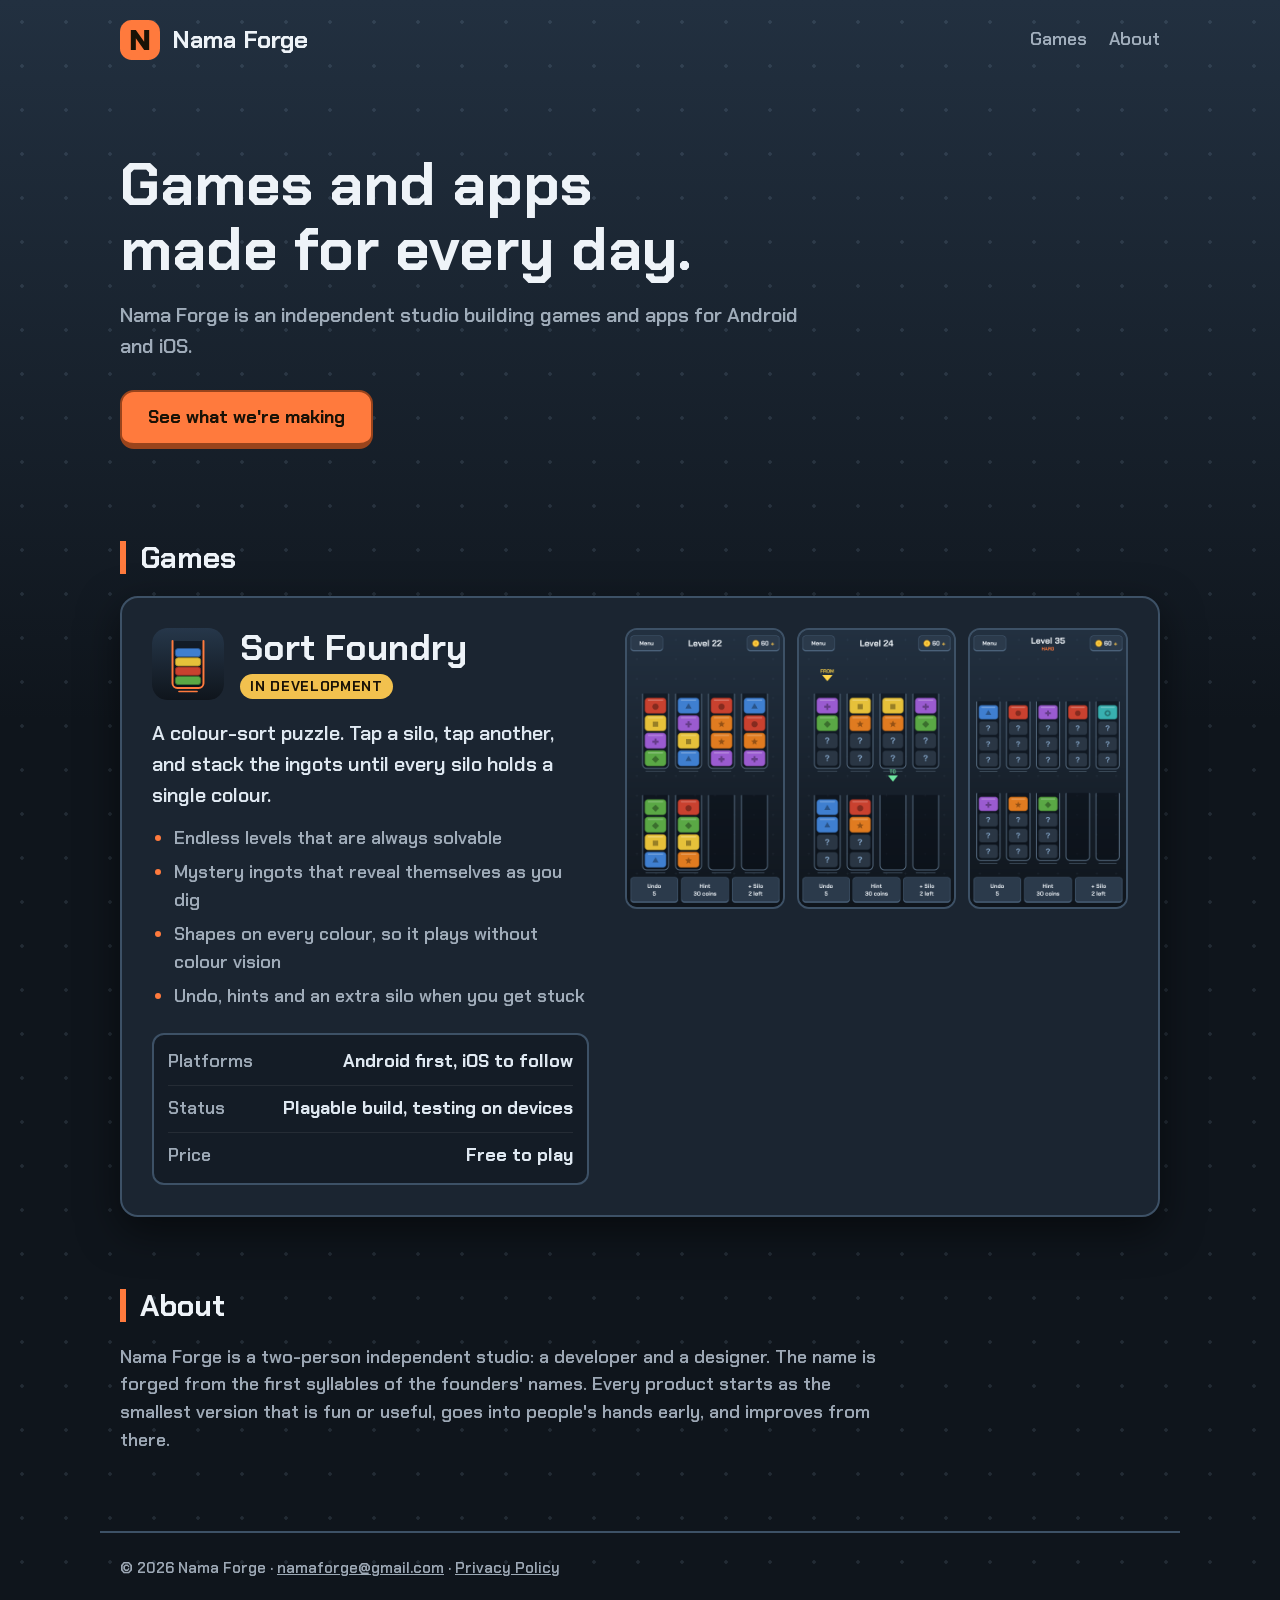
<file: index.html>
<!doctype html>
<html lang="en">
<head>
<meta charset="utf-8">
<meta name="viewport" content="width=device-width, initial-scale=1">
<title>Nama Forge</title>
<meta name="description" content="Nama Forge is an independent studio making games and apps. First game in development: Sort Foundry, a colour-sort puzzle for Android and iOS.">
<meta property="og:title" content="Nama Forge">
<meta property="og:description" content="Independent studio making games and apps. First game in development: Sort Foundry, a colour-sort puzzle.">
<meta property="og:image" content="assets/shot-1.png">
<meta name="theme-color" content="#0f151c">
<link rel="icon" href="assets/favicon.svg" type="image/svg+xml">
<link rel="stylesheet" href="style.css">
</head>
<body>

<header class="site-header">
  <a class="brand" href="./" aria-label="Nama Forge home">
    <svg class="brand-mark" viewBox="0 0 48 48" aria-hidden="true">
      <rect width="48" height="48" rx="14" fill="#ff7a3d"/><path d="M13 36V12h6l10 14V12h6v24h-6L19 22v14z" fill="#1a1206"/>
    </svg>
    <span>Nama Forge</span>
  </a>
  <nav>
    <a href="#games">Games</a>
    <a href="#about">About</a>
  </nav>
</header>

<main>
  <section class="hero">
    <h1>Games and apps<br>made for every day.</h1>
    <p>Nama Forge is an independent studio building games and apps for Android and iOS.</p>
    <a class="button" href="#games">See what we're making</a>
  </section>

  <section id="games">
    <h2>Games</h2>

    <article class="game">
      <div class="game-info">
        <div class="game-title">
          <img src="assets/sortfoundry-icon.svg" alt="" width="72" height="72">
          <div>
            <h3>Sort Foundry</h3>
            <span class="badge">In development</span>
          </div>
        </div>
        <p class="lead">A colour-sort puzzle. Tap a silo, tap another, and stack the ingots until every silo holds a single colour.</p>
        <ul>
          <li>Endless levels that are always solvable</li>
          <li>Mystery ingots that reveal themselves as you dig</li>
          <li>Shapes on every colour, so it plays without colour vision</li>
          <li>Undo, hints and an extra silo when you get stuck</li>
        </ul>
        <dl class="facts">
          <div><dt>Platforms</dt><dd>Android first, iOS to follow</dd></div>
          <div><dt>Status</dt><dd>Playable build, testing on devices</dd></div>
          <div><dt>Price</dt><dd>Free to play</dd></div>
        </dl>
      </div>
      <div class="shots">
        <img src="assets/shot-1.png" alt="Sort Foundry level with eight silos of mixed coloured ingots" width="720" height="1280">
        <img src="assets/shot-2.png" alt="Sort Foundry level with mystery ingots and a hint showing which silo to move" width="720" height="1280">
        <img src="assets/shot-3.png" alt="A hard Sort Foundry level where most ingots are hidden" width="720" height="1280">
      </div>
    </article>
  </section>

  <section id="about" class="about">
    <h2>About</h2>
    <p>Nama Forge is a two-person independent studio: a developer and a designer. The name is forged from the first syllables of the founders' names. Every product starts as the smallest version that is fun or useful, goes into people's hands early, and improves from there.</p>
  </section>
</main>

<footer>
  <p>&copy; 2026 Nama Forge · <a href="mailto:namaforge@gmail.com">namaforge@gmail.com</a> · <a href="privacy.html">Privacy Policy</a></p>
</footer>

</body>
</html>
</file>
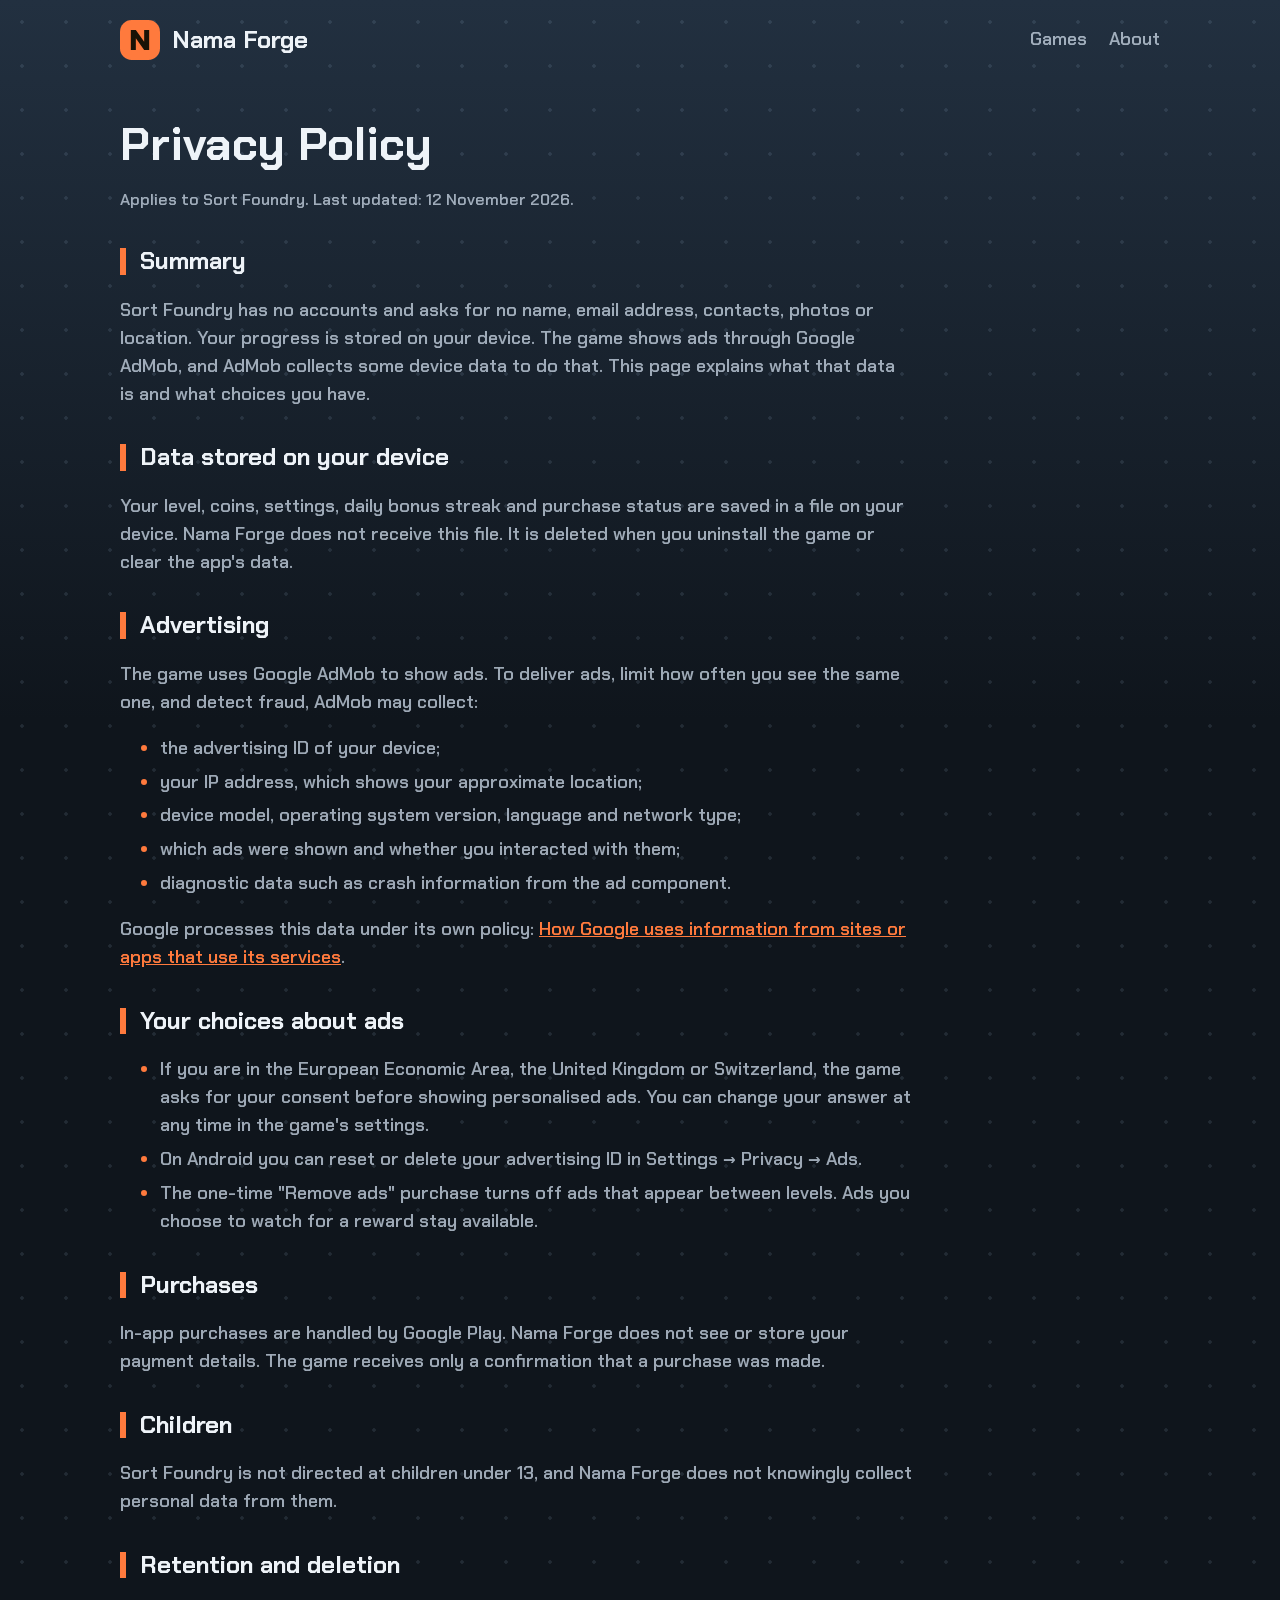
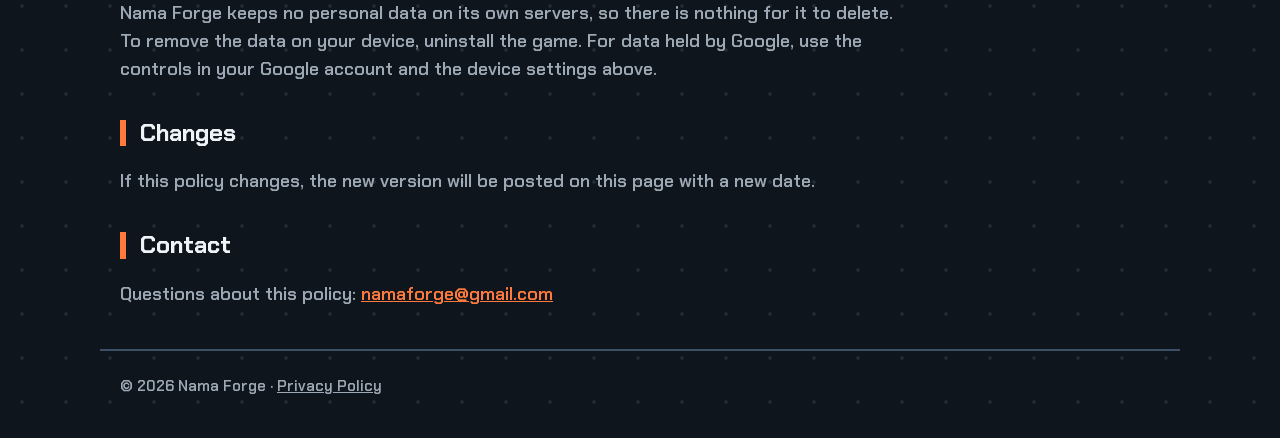
<file: privacy.html>
<!doctype html>
<html lang="en">
<head>
<meta charset="utf-8">
<meta name="viewport" content="width=device-width, initial-scale=1">
<title>Privacy Policy · Nama Forge</title>
<meta name="description" content="Privacy policy for Sort Foundry and other products by Nama Forge.">
<meta name="theme-color" content="#0f151c">
<link rel="icon" href="assets/favicon.svg" type="image/svg+xml">
<link rel="stylesheet" href="style.css">
</head>
<body>

<header class="site-header">
  <a class="brand" href="./" aria-label="Nama Forge home">
    <svg class="brand-mark" viewBox="0 0 48 48" aria-hidden="true">
      <rect width="48" height="48" rx="14" fill="#ff7a3d"/><path d="M13 36V12h6l10 14V12h6v24h-6L19 22v14z" fill="#1a1206"/>
    </svg>
    <span>Nama Forge</span>
  </a>
  <nav>
    <a href="./#games">Games</a>
    <a href="./#about">About</a>
  </nav>
</header>

<main class="legal">
  <h1>Privacy Policy</h1>
  <p class="updated">Applies to Sort Foundry. Last updated: 12 November 2026.</p>

  <h2>Summary</h2>
  <p>Sort Foundry has no accounts and asks for no name, email address, contacts, photos or location. Your progress is stored on your device. The game shows ads through Google AdMob, and AdMob collects some device data to do that. This page explains what that data is and what choices you have.</p>

  <h2>Data stored on your device</h2>
  <p>Your level, coins, settings, daily bonus streak and purchase status are saved in a file on your device. Nama Forge does not receive this file. It is deleted when you uninstall the game or clear the app's data.</p>

  <h2>Advertising</h2>
  <p>The game uses Google AdMob to show ads. To deliver ads, limit how often you see the same one, and detect fraud, AdMob may collect:</p>
  <ul>
    <li>the advertising ID of your device;</li>
    <li>your IP address, which shows your approximate location;</li>
    <li>device model, operating system version, language and network type;</li>
    <li>which ads were shown and whether you interacted with them;</li>
    <li>diagnostic data such as crash information from the ad component.</li>
  </ul>
  <p>Google processes this data under its own policy: <a href="https://policies.google.com/technologies/partner-sites">How Google uses information from sites or apps that use its services</a>.</p>

  <h2>Your choices about ads</h2>
  <ul>
    <li>If you are in the European Economic Area, the United Kingdom or Switzerland, the game asks for your consent before showing personalised ads. You can change your answer at any time in the game's settings.</li>
    <li>On Android you can reset or delete your advertising ID in Settings &rarr; Privacy &rarr; Ads.</li>
    <li>The one-time "Remove ads" purchase turns off ads that appear between levels. Ads you choose to watch for a reward stay available.</li>
  </ul>

  <h2>Purchases</h2>
  <p>In-app purchases are handled by Google Play. Nama Forge does not see or store your payment details. The game receives only a confirmation that a purchase was made.</p>

  <h2>Children</h2>
  <p>Sort Foundry is not directed at children under 13, and Nama Forge does not knowingly collect personal data from them.</p>

  <h2>Retention and deletion</h2>
  <p>Nama Forge keeps no personal data on its own servers, so there is nothing for it to delete. To remove the data on your device, uninstall the game. For data held by Google, use the controls in your Google account and the device settings above.</p>

  <h2>Changes</h2>
  <p>If this policy changes, the new version will be posted on this page with a new date.</p>

  <h2>Contact</h2>
  <p>Questions about this policy: <a href="mailto:namaforge@gmail.com">namaforge@gmail.com</a></p>
</main>

<footer>
  <p>&copy; 2026 Nama Forge · <a href="privacy.html">Privacy Policy</a></p>
</footer>

</body>
</html>
</file>
<file: style.css>
@font-face {
  font-family: "Chakra Petch";
  src: url("assets/ChakraPetch-SemiBold.ttf") format("truetype");
  font-weight: 400 600;
  font-display: swap;
}

@font-face {
  font-family: "Chakra Petch";
  src: url("assets/ChakraPetch-Bold.ttf") format("truetype");
  font-weight: 700 900;
  font-display: swap;
}

/* Foundry palette: cool slate plates with molten and brass accents. */
:root {
  --bg: #0f151c;
  --bg-top: #223040;
  --panel: #1b2531;
  --panel-inset: #141c26;
  --edge: #3d5166;
  --text: #dfe8f1;
  --dim: rgba(197, 210, 224, 0.78);
  --title: #eef3f8;
  --molten: #ff7a3d;
  --brass: #f2c14e;
  --ink: #1a1206;
}

* { box-sizing: border-box; }

html { scroll-behavior: smooth; }

body {
  margin: 0;
  font-family: "Chakra Petch", system-ui, sans-serif;
  font-weight: 600;
  font-size: 18px;
  line-height: 1.55;
  color: var(--text);
  background-color: var(--bg);
  /* blueprint dots */
  background-image:
    radial-gradient(rgba(190, 220, 255, 0.11) 1.5px, transparent 2px),
    linear-gradient(var(--bg-top), var(--bg) 720px);
  background-size: 44px 44px, 100% 100%;
  background-repeat: repeat, no-repeat;
}

a { color: inherit; }

.site-header,
main,
footer {
  max-width: 1080px;
  margin: 0 auto;
  padding-left: 20px;
  padding-right: 20px;
}

.site-header {
  display: flex;
  align-items: center;
  justify-content: space-between;
  padding-top: 20px;
  padding-bottom: 20px;
}

.brand {
  display: flex;
  align-items: center;
  gap: 12px;
  font-weight: 700;
  font-size: 24px;
  color: var(--title);
  text-decoration: none;
}

.brand-mark { width: 40px; height: 40px; }

nav { display: flex; gap: 22px; }

nav a {
  text-decoration: none;
  color: var(--dim);
}

nav a:hover { color: var(--molten); }

.hero { padding: 72px 0 56px; }

h1 {
  margin: 0 0 18px;
  font-size: clamp(34px, 6vw, 60px);
  line-height: 1.08;
  font-weight: 700;
  color: var(--title);
}

.hero p {
  max-width: 34em;
  margin: 0 0 28px;
  font-size: 20px;
  color: var(--dim);
}

.button {
  display: inline-block;
  padding: 12px 26px;
  border-radius: 14px;
  background: var(--molten);
  border: 2px solid #99441c;
  border-bottom-width: 6px;
  color: var(--ink);
  font-weight: 700;
  text-decoration: none;
}

.button:hover { filter: brightness(1.1); }

.button:active { border-bottom-width: 2px; transform: translateY(4px); }

section { padding: 36px 0; }

h2 {
  margin: 0 0 22px;
  padding-left: 14px;
  border-left: 6px solid var(--molten);
  font-size: 30px;
  line-height: 1.1;
  font-weight: 700;
  color: var(--title);
}

.game {
  display: grid;
  grid-template-columns: minmax(0, 1fr) minmax(0, 1.15fr);
  gap: 36px;
  padding: 30px;
  background: var(--panel);
  border: 2px solid var(--edge);
  border-radius: 18px;
  box-shadow: 0 14px 40px rgba(0, 0, 0, 0.5);
}

.game-title {
  display: flex;
  align-items: center;
  gap: 16px;
  margin-bottom: 18px;
}

.game-title img { border-radius: 14px; }

h3 {
  margin: 0 0 6px;
  font-size: 36px;
  line-height: 1;
  font-weight: 700;
  color: var(--title);
}

.badge {
  display: inline-block;
  padding: 2px 10px;
  border-radius: 999px;
  background: var(--brass);
  color: var(--ink);
  font-size: 14px;
  font-weight: 700;
  letter-spacing: 0.05em;
  text-transform: uppercase;
}

.lead { margin: 0 0 14px; font-size: 20px; }

.game ul {
  margin: 0 0 22px;
  padding-left: 22px;
  color: var(--dim);
}

.game li { margin-bottom: 6px; }

.game li::marker { color: var(--molten); }

.facts {
  margin: 0;
  padding: 4px 14px;
  background: var(--panel-inset);
  border: 2px solid var(--edge);
  border-radius: 12px;
}

.facts div {
  display: flex;
  justify-content: space-between;
  gap: 16px;
  padding: 9px 0;
  border-bottom: 1px solid rgba(255, 255, 255, 0.07);
}

.facts div:last-child { border-bottom: 0; }

.facts dt { color: var(--dim); }

.facts dd { margin: 0; font-weight: 700; text-align: right; }

.shots {
  display: grid;
  grid-template-columns: repeat(3, minmax(0, 1fr));
  gap: 12px;
  align-items: start;
}

.shots img {
  width: 100%;
  height: auto;
  border-radius: 12px;
  border: 2px solid var(--edge);
}

.about p { max-width: 42em; margin: 0; color: var(--dim); }

footer {
  margin-top: 40px;
  padding-top: 24px;
  padding-bottom: 40px;
  border-top: 2px solid var(--edge);
  color: var(--dim);
  font-size: 15px;
}

footer p { margin: 0; }

.legal { padding-top: 40px; }

.legal h1 { font-size: clamp(30px, 5vw, 46px); }

.legal h2 { margin-top: 36px; font-size: 24px; }

.legal p,
.legal ul { max-width: 44em; color: var(--dim); }

.legal li { margin-bottom: 6px; }

.legal li::marker { color: var(--molten); }

.legal a { color: var(--molten); }

.legal .updated { font-size: 16px; }

@media (max-width: 860px) {
  .game { grid-template-columns: 1fr; padding: 20px; }
  .hero { padding: 44px 0 32px; }
}

@media (max-width: 480px) {
  nav { gap: 16px; }
  .shots { gap: 8px; }
  .facts div { flex-direction: column; gap: 0; }
  .facts dd { text-align: left; }
}
</file>
